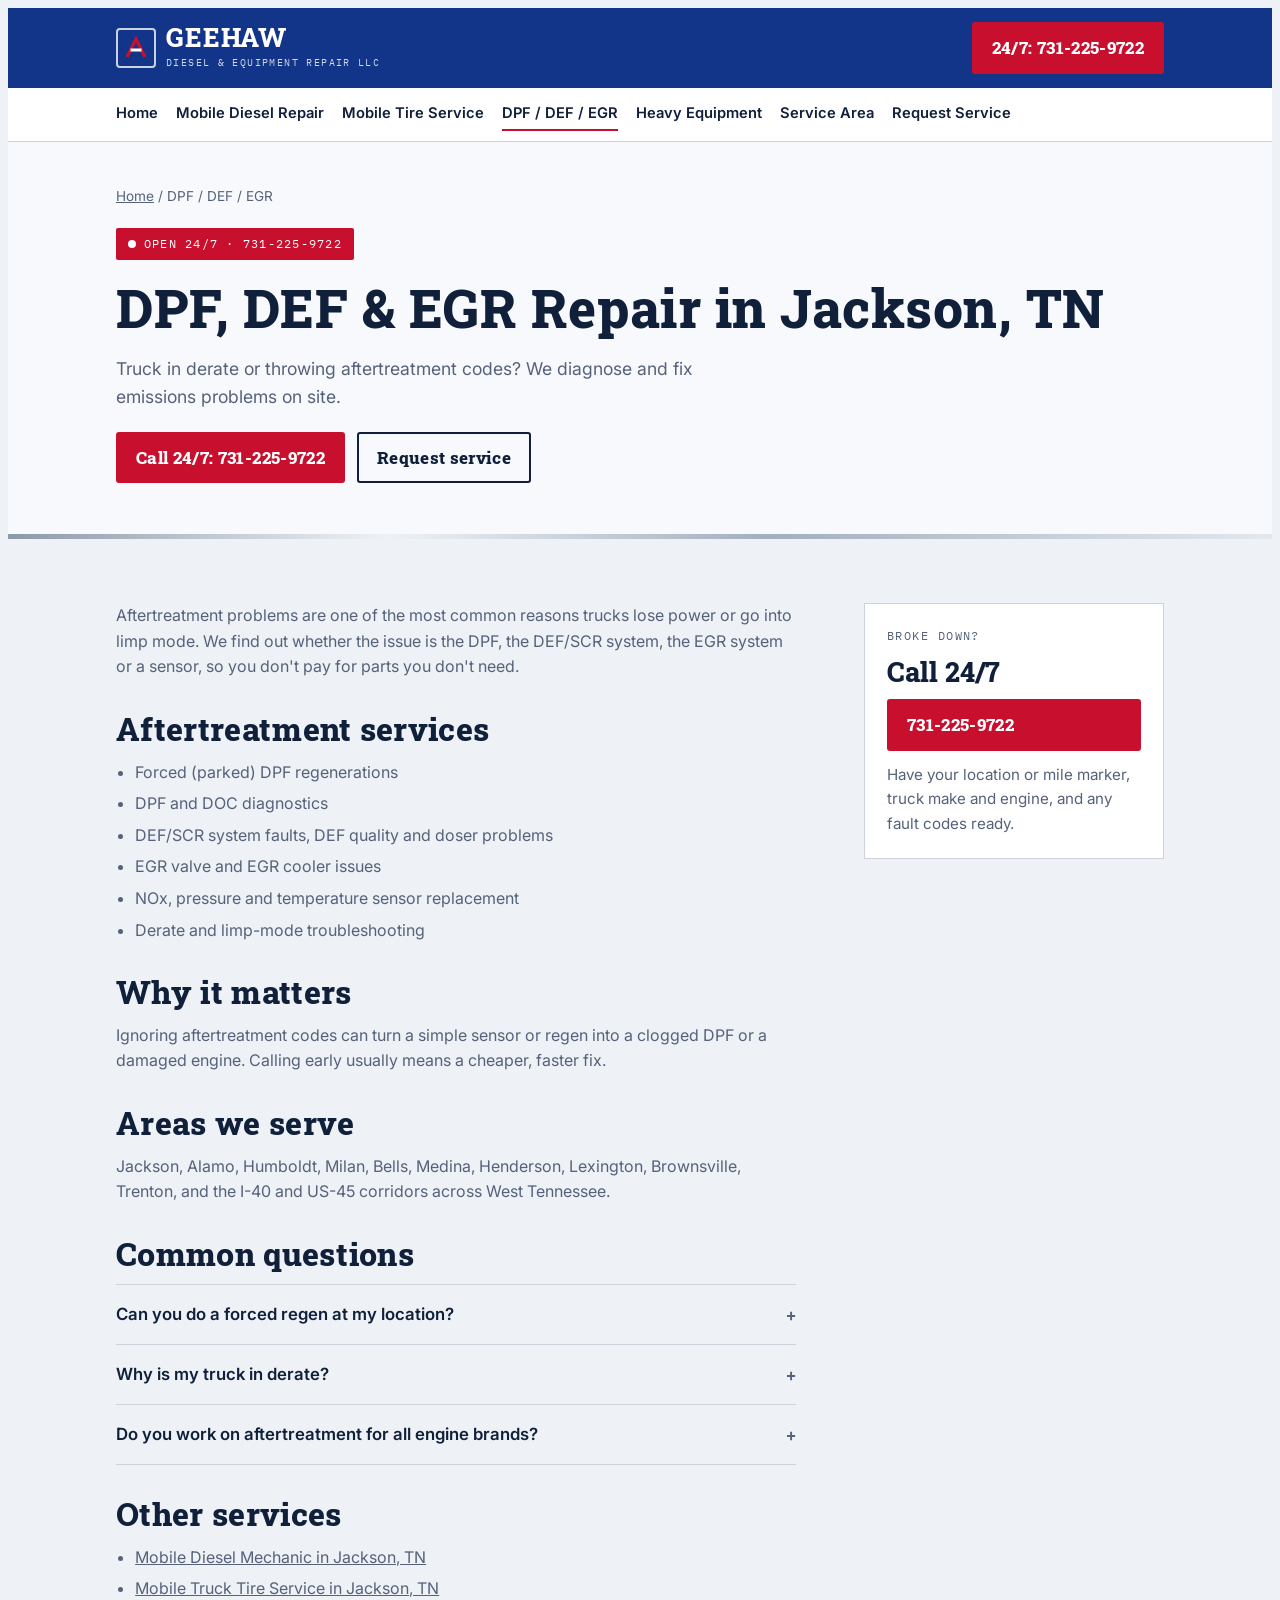
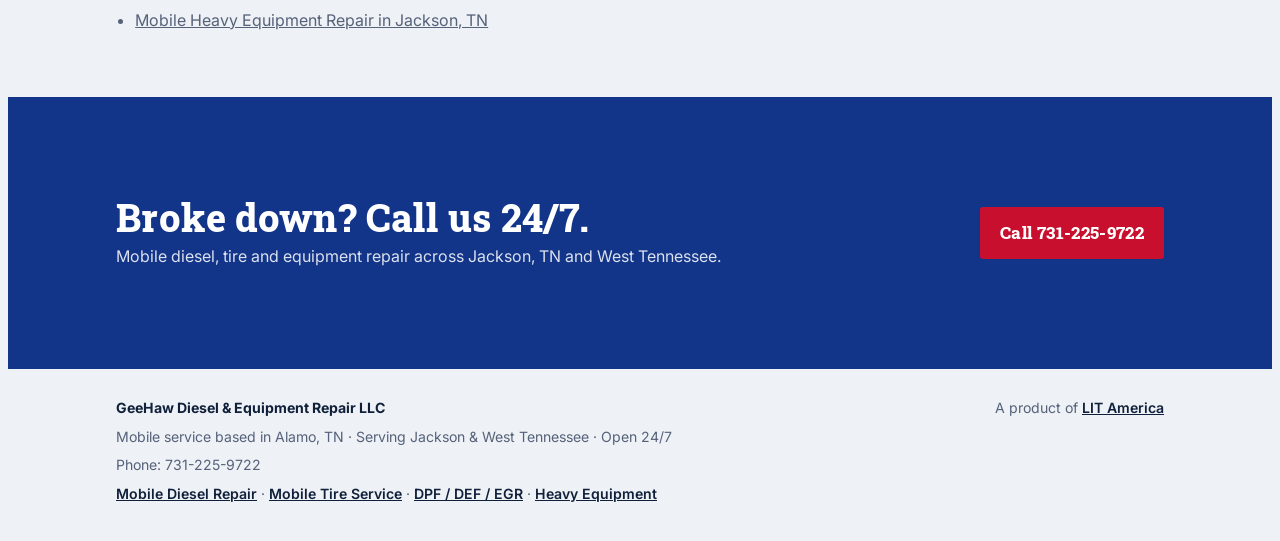
<file: dpf-def-egr-repair-jackson-tn/index.html>
<!doctype html>
<html lang="en">
<head>
<meta charset="utf-8">
<meta name="viewport" content="width=device-width, initial-scale=1, viewport-fit=cover">
<title>DPF, DEF &amp; EGR Repair in Jackson, TN | Mobile Aftertreatment Service | GeeHaw Diesel</title>
<meta name="description" content="Mobile DPF, DEF/SCR and EGR diagnostics and repair in Jackson, TN. Forced regens, derate and check engine troubleshooting for semi trucks. 24/7: 731-225-9722.">
<link rel="canonical" href="https://www.geehawdiesel.com/dpf-def-egr-repair-jackson-tn/">
<meta property="og:type" content="website">
<meta property="og:title" content="DPF, DEF &amp; EGR Repair in Jackson, TN | Mobile Aftertreatment Service | GeeHaw Diesel">
<meta property="og:description" content="Mobile DPF, DEF/SCR and EGR diagnostics and repair in Jackson, TN. Forced regens, derate and check engine troubleshooting for semi trucks. 24/7: 731-225-9722.">
<meta property="og:url" content="https://www.geehawdiesel.com/dpf-def-egr-repair-jackson-tn/">
<meta name="geo.region" content="US-TN">
<meta name="geo.placename" content="Jackson, Tennessee">
<link rel="icon" href="data:image/svg+xml,%3Csvg xmlns='http://www.w3.org/2000/svg' viewBox='0 0 40 40'%3E%3Crect width='40' height='40' rx='4' fill='%2312358a'/%3E%3Cpath d='M11 29 L20 11 L29 29' fill='none' stroke='%23c8102e' stroke-width='3.4'/%3E%3Cpath d='M14.5 22 H25.5' stroke='white' stroke-width='3'/%3E%3C/svg%3E">
<link rel="preconnect" href="https://fonts.googleapis.com">
<link rel="stylesheet" href="https://fonts.googleapis.com/css2?family=Roboto+Slab:wght@700;800;900&family=Inter:wght@400;500;600&family=IBM+Plex+Mono:wght@500&display=swap">
<link rel="stylesheet" href="../assets/site.css">

<script type="application/ld+json">{"@context": "https://schema.org", "@type": "AutoRepair", "@id": "https://www.geehawdiesel.com/#business", "name": "GeeHaw Diesel & Equipment Repair LLC", "alternateName": "GeeHaw Diesel", "url": "https://www.geehawdiesel.com/", "telephone": "+1-731-225-9722", "description": "24/7 mobile heavy-duty diesel truck repair, mobile semi truck tire service, DPF/DEF/EGR repair and mobile heavy equipment repair serving Jackson, TN and West Tennessee.", "address": {"@type": "PostalAddress", "addressLocality": "Alamo", "addressRegion": "TN", "addressCountry": "US"}, "areaServed": [{"@type": "City", "name": "Jackson, TN"}, {"@type": "City", "name": "Alamo, TN"}, {"@type": "City", "name": "Humboldt, TN"}, {"@type": "City", "name": "Milan, TN"}, {"@type": "City", "name": "Bells, TN"}, {"@type": "City", "name": "Medina, TN"}, {"@type": "City", "name": "Henderson, TN"}, {"@type": "City", "name": "Lexington, TN"}, {"@type": "City", "name": "Brownsville, TN"}, {"@type": "City", "name": "Trenton, TN"}], "openingHoursSpecification": [{"@type": "OpeningHoursSpecification", "dayOfWeek": ["Monday", "Tuesday", "Wednesday", "Thursday", "Friday", "Saturday", "Sunday"], "opens": "00:00", "closes": "23:59"}], "priceRange": "$$", "hasOfferCatalog": {"@type": "OfferCatalog", "name": "Mobile repair services", "itemListElement": [{"@type": "Offer", "itemOffered": {"@type": "Service", "name": "Mobile Diesel Mechanic in Jackson, TN"}}, {"@type": "Offer", "itemOffered": {"@type": "Service", "name": "Mobile Truck Tire Service in Jackson, TN"}}, {"@type": "Offer", "itemOffered": {"@type": "Service", "name": "DPF, DEF & EGR Repair in Jackson, TN"}}, {"@type": "Offer", "itemOffered": {"@type": "Service", "name": "Mobile Heavy Equipment Repair in Jackson, TN"}}]}}</script>
<script type="application/ld+json">{"@context": "https://schema.org", "@type": "Service", "name": "DPF, DEF & EGR Repair in Jackson, TN", "serviceType": "DPF / DEF / EGR", "provider": {"@id": "https://www.geehawdiesel.com/#business"}, "areaServed": [{"@type": "City", "name": "Jackson, TN"}, {"@type": "City", "name": "Alamo, TN"}, {"@type": "City", "name": "Humboldt, TN"}, {"@type": "City", "name": "Milan, TN"}, {"@type": "City", "name": "Bells, TN"}, {"@type": "City", "name": "Medina, TN"}, {"@type": "City", "name": "Henderson, TN"}, {"@type": "City", "name": "Lexington, TN"}, {"@type": "City", "name": "Brownsville, TN"}, {"@type": "City", "name": "Trenton, TN"}], "url": "https://www.geehawdiesel.com/dpf-def-egr-repair-jackson-tn/"}</script>
<script type="application/ld+json">{"@context": "https://schema.org", "@type": "FAQPage", "mainEntity": [{"@type": "Question", "name": "Can you do a forced regen at my location?", "acceptedAnswer": {"@type": "Answer", "text": "In most cases, yes. We connect diagnostic software and run a parked regen on site when the truck is a good candidate for one."}}, {"@type": "Question", "name": "Why is my truck in derate?", "acceptedAnswer": {"@type": "Answer", "text": "Common causes include a clogged DPF, DEF system faults, bad NOx sensors and EGR problems. A diagnostic check is the fastest way to know."}}, {"@type": "Question", "name": "Do you work on aftertreatment for all engine brands?", "acceptedAnswer": {"@type": "Answer", "text": "We work on aftertreatment systems for Cat, Cummins, Detroit and PACCAR engines."}}]}</script>
<script type="application/ld+json">{"@context": "https://schema.org", "@type": "BreadcrumbList", "itemListElement": [{"@type": "ListItem", "position": 1, "name": "Home", "item": "https://www.geehawdiesel.com/"}, {"@type": "ListItem", "position": 2, "name": "DPF / DEF / EGR", "item": "https://www.geehawdiesel.com/dpf-def-egr-repair-jackson-tn/"}]}</script>
</head>
<body>
<header class="bar">
  <div class="wrap">
    <a class="mark" href="../" aria-label="GeeHaw Diesel &amp; Equipment Repair home">
      <svg width="40" height="40" viewBox="0 0 40 40" aria-hidden="true">
        <rect x="1" y="1" width="38" height="38" rx="3" fill="none" stroke="var(--chrome)" stroke-width="2"/>
        <path d="M11 29 L20 11 L29 29" fill="none" stroke="var(--accent)" stroke-width="3.2" stroke-linejoin="miter"/>
        <path d="M14.5 22 H25.5" stroke="var(--steel-fg)" stroke-width="3"/>
      </svg>
      <span><b>GEEHAW</b><small>DIESEL &amp; EQUIPMENT REPAIR LLC</small></span>
    </a>
    <a class="btn" href="tel:+17312259722">24/7: 731-225-9722</a>
  </div>
</header>
<nav class="subnav" aria-label="Main">
  <div class="wrap">
    <a href="../">Home</a>
    <a href="../mobile-diesel-mechanic-jackson-tn/">Mobile Diesel Repair</a>
    <a href="../mobile-truck-tire-service-jackson-tn/">Mobile Tire Service</a>
    <a href="../dpf-def-egr-repair-jackson-tn/" aria-current="page">DPF / DEF / EGR</a>
    <a href="../heavy-equipment-repair-jackson-tn/">Heavy Equipment</a>
    <a href="../#area">Service Area</a>
    <a href="../#request">Request Service</a>
  </div>
</nav>
<main>
<section class="hero" style="padding:0">
  <div class="wrap">
    <nav class="crumbs" aria-label="Breadcrumb"><a href="../">Home</a> / DPF / DEF / EGR</nav>
    <span class="badge"><i></i> Open 24/7 · 731-225-9722</span>
    <h1>DPF, DEF & EGR Repair in Jackson, TN</h1>
    <p class="lead">Truck in derate or throwing aftertreatment codes? We diagnose and fix emissions problems on site.</p>
    <div class="ctas"><a class="btn" href="tel:+17312259722">Call 24/7: 731-225-9722</a><a class="btn ghost" href="../#request">Request service</a></div>
  </div>
</section>
<section>
  <div class="wrap layout">
    <article class="prose">
      <p>Aftertreatment problems are one of the most common reasons trucks lose power or go into limp mode. We find out whether the issue is the DPF, the DEF/SCR system, the EGR system or a sensor, so you don't pay for parts you don't need.</p><h2>Aftertreatment services</h2><ul><li>Forced (parked) DPF regenerations</li><li>DPF and DOC diagnostics</li><li>DEF/SCR system faults, DEF quality and doser problems</li><li>EGR valve and EGR cooler issues</li><li>NOx, pressure and temperature sensor replacement</li><li>Derate and limp-mode troubleshooting</li></ul><h2>Why it matters</h2><p>Ignoring aftertreatment codes can turn a simple sensor or regen into a clogged DPF or a damaged engine. Calling early usually means a cheaper, faster fix.</p>
      <h2>Areas we serve</h2>
      <p>Jackson, Alamo, Humboldt, Milan, Bells, Medina, Henderson, Lexington, Brownsville, Trenton, and the I-40 and US-45 corridors across West Tennessee.</p>
      <h2>Common questions</h2>
      <div class="faq"><details><summary>Can you do a forced regen at my location?</summary><p>In most cases, yes. We connect diagnostic software and run a parked regen on site when the truck is a good candidate for one.</p></details><details><summary>Why is my truck in derate?</summary><p>Common causes include a clogged DPF, DEF system faults, bad NOx sensors and EGR problems. A diagnostic check is the fastest way to know.</p></details><details><summary>Do you work on aftertreatment for all engine brands?</summary><p>We work on aftertreatment systems for Cat, Cummins, Detroit and PACCAR engines.</p></details></div>
      <h2>Other services</h2>
      <ul><li><a href="../mobile-diesel-mechanic-jackson-tn/">Mobile Diesel Mechanic in Jackson, TN</a></li><li><a href="../mobile-truck-tire-service-jackson-tn/">Mobile Truck Tire Service in Jackson, TN</a></li><li><a href="../heavy-equipment-repair-jackson-tn/">Mobile Heavy Equipment Repair in Jackson, TN</a></li></ul>
    </article>
    <aside class="side">
      <span class="tag">Broke down?</span>
      <span class="big">Call 24/7</span>
      <a class="btn" href="tel:+17312259722">731-225-9722</a>
      <p>Have your location or mile marker, truck make and engine, and any fault codes ready.</p>
    </aside>
  </div>
</section>
</main>
<section class="cta">
  <div class="wrap">
    <div><h2>Broke down? Call us 24/7.</h2><p>Mobile diesel, tire and equipment repair across Jackson, TN and West Tennessee.</p></div>
    <a class="btn" href="tel:+17312259722">Call 731-225-9722</a>
  </div>
</section>
<footer>
  <div class="wrap">
    <div style="display:grid;gap:6px">
      <strong style="color:var(--ink)">GeeHaw Diesel &amp; Equipment Repair LLC</strong>
      <span>Mobile service based in Alamo, TN · Serving Jackson &amp; West Tennessee · Open 24/7</span>
      <span>Phone: 731-225-9722</span>
      <span><a href="../mobile-diesel-mechanic-jackson-tn/">Mobile Diesel Repair</a> · <a href="../mobile-truck-tire-service-jackson-tn/">Mobile Tire Service</a> · <a href="../dpf-def-egr-repair-jackson-tn/">DPF / DEF / EGR</a> · <a href="../heavy-equipment-repair-jackson-tn/">Heavy Equipment</a></span>
    </div>
    <span>A product of <a href="https://www.litamerica.net" target="_blank" rel="noopener">LIT America</a></span>
  </div>
</footer>
<div class="callfab"><a class="btn" href="tel:+17312259722">Call 24/7: 731-225-9722</a></div>

</body>
</html>
</file>
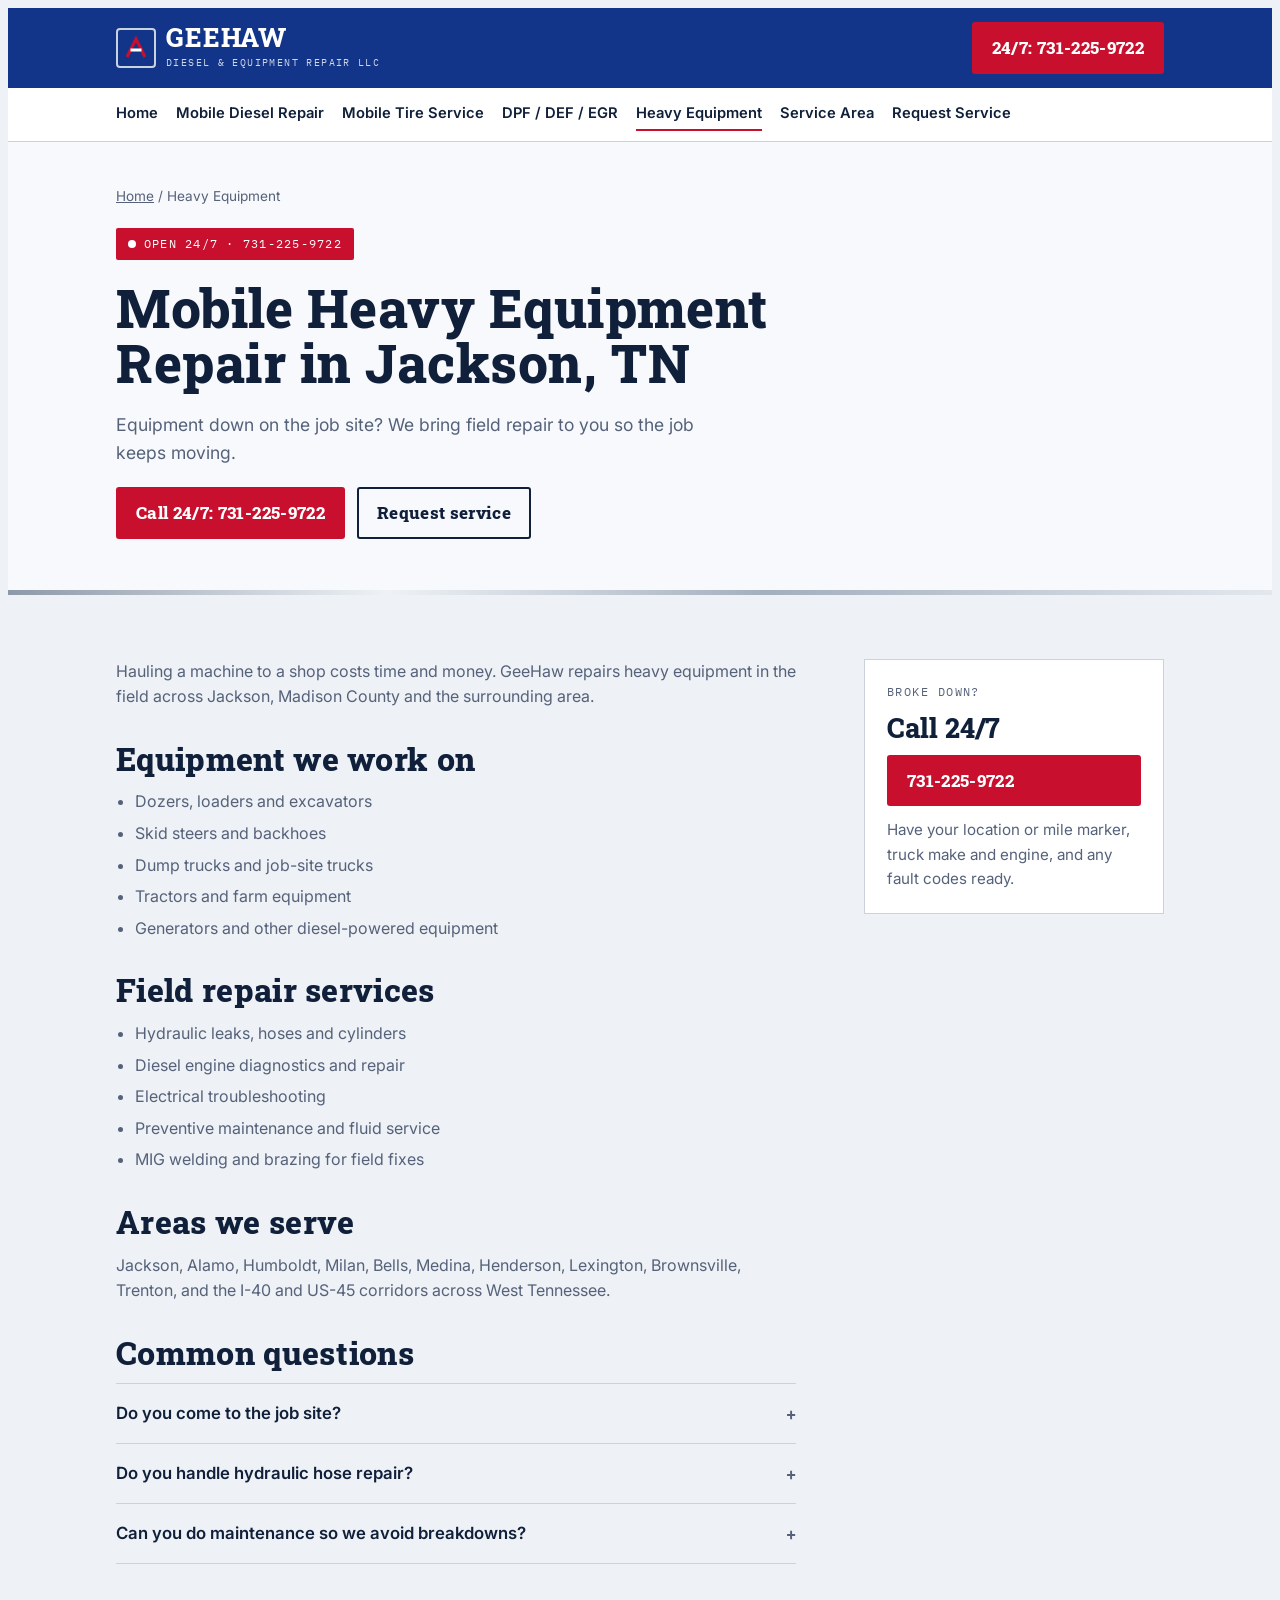
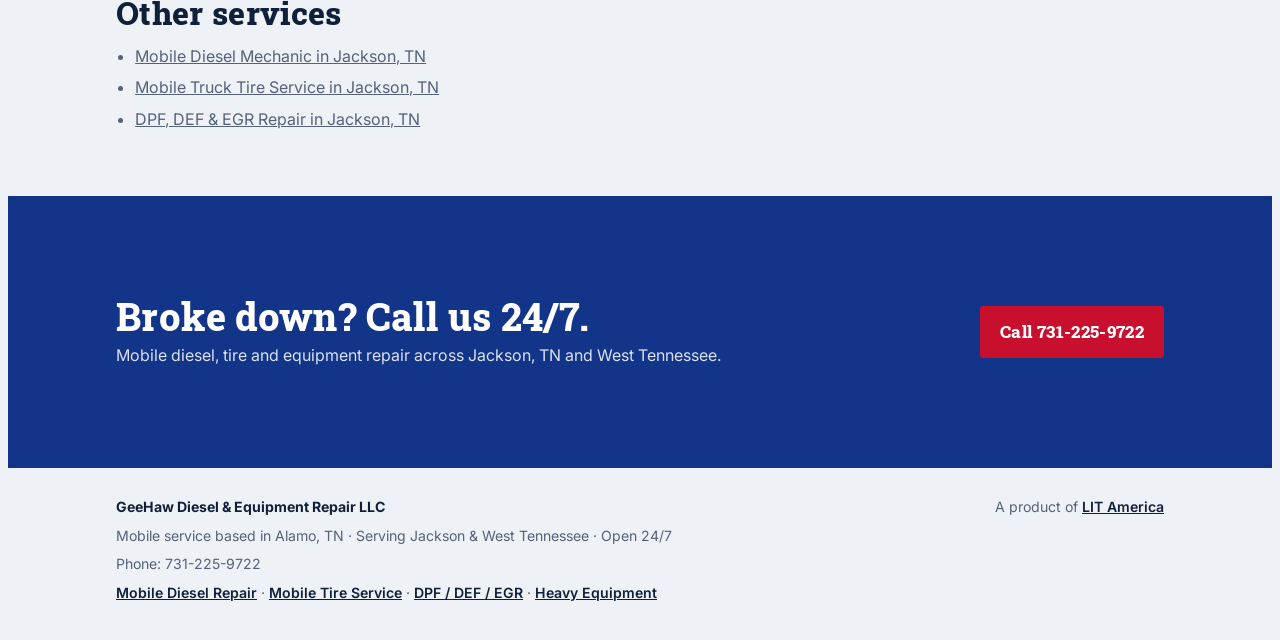
<file: heavy-equipment-repair-jackson-tn/index.html>
<!doctype html>
<html lang="en">
<head>
<meta charset="utf-8">
<meta name="viewport" content="width=device-width, initial-scale=1, viewport-fit=cover">
<title>Mobile Heavy Equipment Repair in Jackson, TN | Field Service Mechanic | GeeHaw</title>
<meta name="description" content="Mobile heavy equipment repair in Jackson, TN and West Tennessee. Hydraulics, diesel engines and field repairs on dozers, loaders, excavators and farm equipment. Call 731-225-9722.">
<link rel="canonical" href="https://www.geehawdiesel.com/heavy-equipment-repair-jackson-tn/">
<meta property="og:type" content="website">
<meta property="og:title" content="Mobile Heavy Equipment Repair in Jackson, TN | Field Service Mechanic | GeeHaw">
<meta property="og:description" content="Mobile heavy equipment repair in Jackson, TN and West Tennessee. Hydraulics, diesel engines and field repairs on dozers, loaders, excavators and farm equipment. Call 731-225-9722.">
<meta property="og:url" content="https://www.geehawdiesel.com/heavy-equipment-repair-jackson-tn/">
<meta name="geo.region" content="US-TN">
<meta name="geo.placename" content="Jackson, Tennessee">
<link rel="icon" href="data:image/svg+xml,%3Csvg xmlns='http://www.w3.org/2000/svg' viewBox='0 0 40 40'%3E%3Crect width='40' height='40' rx='4' fill='%2312358a'/%3E%3Cpath d='M11 29 L20 11 L29 29' fill='none' stroke='%23c8102e' stroke-width='3.4'/%3E%3Cpath d='M14.5 22 H25.5' stroke='white' stroke-width='3'/%3E%3C/svg%3E">
<link rel="preconnect" href="https://fonts.googleapis.com">
<link rel="stylesheet" href="https://fonts.googleapis.com/css2?family=Roboto+Slab:wght@700;800;900&family=Inter:wght@400;500;600&family=IBM+Plex+Mono:wght@500&display=swap">
<link rel="stylesheet" href="../assets/site.css">

<script type="application/ld+json">{"@context": "https://schema.org", "@type": "AutoRepair", "@id": "https://www.geehawdiesel.com/#business", "name": "GeeHaw Diesel & Equipment Repair LLC", "alternateName": "GeeHaw Diesel", "url": "https://www.geehawdiesel.com/", "telephone": "+1-731-225-9722", "description": "24/7 mobile heavy-duty diesel truck repair, mobile semi truck tire service, DPF/DEF/EGR repair and mobile heavy equipment repair serving Jackson, TN and West Tennessee.", "address": {"@type": "PostalAddress", "addressLocality": "Alamo", "addressRegion": "TN", "addressCountry": "US"}, "areaServed": [{"@type": "City", "name": "Jackson, TN"}, {"@type": "City", "name": "Alamo, TN"}, {"@type": "City", "name": "Humboldt, TN"}, {"@type": "City", "name": "Milan, TN"}, {"@type": "City", "name": "Bells, TN"}, {"@type": "City", "name": "Medina, TN"}, {"@type": "City", "name": "Henderson, TN"}, {"@type": "City", "name": "Lexington, TN"}, {"@type": "City", "name": "Brownsville, TN"}, {"@type": "City", "name": "Trenton, TN"}], "openingHoursSpecification": [{"@type": "OpeningHoursSpecification", "dayOfWeek": ["Monday", "Tuesday", "Wednesday", "Thursday", "Friday", "Saturday", "Sunday"], "opens": "00:00", "closes": "23:59"}], "priceRange": "$$", "hasOfferCatalog": {"@type": "OfferCatalog", "name": "Mobile repair services", "itemListElement": [{"@type": "Offer", "itemOffered": {"@type": "Service", "name": "Mobile Diesel Mechanic in Jackson, TN"}}, {"@type": "Offer", "itemOffered": {"@type": "Service", "name": "Mobile Truck Tire Service in Jackson, TN"}}, {"@type": "Offer", "itemOffered": {"@type": "Service", "name": "DPF, DEF & EGR Repair in Jackson, TN"}}, {"@type": "Offer", "itemOffered": {"@type": "Service", "name": "Mobile Heavy Equipment Repair in Jackson, TN"}}]}}</script>
<script type="application/ld+json">{"@context": "https://schema.org", "@type": "Service", "name": "Mobile Heavy Equipment Repair in Jackson, TN", "serviceType": "Heavy Equipment", "provider": {"@id": "https://www.geehawdiesel.com/#business"}, "areaServed": [{"@type": "City", "name": "Jackson, TN"}, {"@type": "City", "name": "Alamo, TN"}, {"@type": "City", "name": "Humboldt, TN"}, {"@type": "City", "name": "Milan, TN"}, {"@type": "City", "name": "Bells, TN"}, {"@type": "City", "name": "Medina, TN"}, {"@type": "City", "name": "Henderson, TN"}, {"@type": "City", "name": "Lexington, TN"}, {"@type": "City", "name": "Brownsville, TN"}, {"@type": "City", "name": "Trenton, TN"}], "url": "https://www.geehawdiesel.com/heavy-equipment-repair-jackson-tn/"}</script>
<script type="application/ld+json">{"@context": "https://schema.org", "@type": "FAQPage", "mainEntity": [{"@type": "Question", "name": "Do you come to the job site?", "acceptedAnswer": {"@type": "Answer", "text": "Yes. Field repair at your site or farm is what we do."}}, {"@type": "Question", "name": "Do you handle hydraulic hose repair?", "acceptedAnswer": {"@type": "Answer", "text": "Yes. Hydraulic leaks and hose problems are some of the most common equipment calls we get."}}, {"@type": "Question", "name": "Can you do maintenance so we avoid breakdowns?", "acceptedAnswer": {"@type": "Answer", "text": "Yes. We do scheduled preventive maintenance on site for trucks and equipment."}}]}</script>
<script type="application/ld+json">{"@context": "https://schema.org", "@type": "BreadcrumbList", "itemListElement": [{"@type": "ListItem", "position": 1, "name": "Home", "item": "https://www.geehawdiesel.com/"}, {"@type": "ListItem", "position": 2, "name": "Heavy Equipment", "item": "https://www.geehawdiesel.com/heavy-equipment-repair-jackson-tn/"}]}</script>
</head>
<body>
<header class="bar">
  <div class="wrap">
    <a class="mark" href="../" aria-label="GeeHaw Diesel &amp; Equipment Repair home">
      <svg width="40" height="40" viewBox="0 0 40 40" aria-hidden="true">
        <rect x="1" y="1" width="38" height="38" rx="3" fill="none" stroke="var(--chrome)" stroke-width="2"/>
        <path d="M11 29 L20 11 L29 29" fill="none" stroke="var(--accent)" stroke-width="3.2" stroke-linejoin="miter"/>
        <path d="M14.5 22 H25.5" stroke="var(--steel-fg)" stroke-width="3"/>
      </svg>
      <span><b>GEEHAW</b><small>DIESEL &amp; EQUIPMENT REPAIR LLC</small></span>
    </a>
    <a class="btn" href="tel:+17312259722">24/7: 731-225-9722</a>
  </div>
</header>
<nav class="subnav" aria-label="Main">
  <div class="wrap">
    <a href="../">Home</a>
    <a href="../mobile-diesel-mechanic-jackson-tn/">Mobile Diesel Repair</a>
    <a href="../mobile-truck-tire-service-jackson-tn/">Mobile Tire Service</a>
    <a href="../dpf-def-egr-repair-jackson-tn/">DPF / DEF / EGR</a>
    <a href="../heavy-equipment-repair-jackson-tn/" aria-current="page">Heavy Equipment</a>
    <a href="../#area">Service Area</a>
    <a href="../#request">Request Service</a>
  </div>
</nav>
<main>
<section class="hero" style="padding:0">
  <div class="wrap">
    <nav class="crumbs" aria-label="Breadcrumb"><a href="../">Home</a> / Heavy Equipment</nav>
    <span class="badge"><i></i> Open 24/7 · 731-225-9722</span>
    <h1>Mobile Heavy Equipment Repair in Jackson, TN</h1>
    <p class="lead">Equipment down on the job site? We bring field repair to you so the job keeps moving.</p>
    <div class="ctas"><a class="btn" href="tel:+17312259722">Call 24/7: 731-225-9722</a><a class="btn ghost" href="../#request">Request service</a></div>
  </div>
</section>
<section>
  <div class="wrap layout">
    <article class="prose">
      <p>Hauling a machine to a shop costs time and money. GeeHaw repairs heavy equipment in the field across Jackson, Madison County and the surrounding area.</p><h2>Equipment we work on</h2><ul><li>Dozers, loaders and excavators</li><li>Skid steers and backhoes</li><li>Dump trucks and job-site trucks</li><li>Tractors and farm equipment</li><li>Generators and other diesel-powered equipment</li></ul><h2>Field repair services</h2><ul><li>Hydraulic leaks, hoses and cylinders</li><li>Diesel engine diagnostics and repair</li><li>Electrical troubleshooting</li><li>Preventive maintenance and fluid service</li><li>MIG welding and brazing for field fixes</li></ul>
      <h2>Areas we serve</h2>
      <p>Jackson, Alamo, Humboldt, Milan, Bells, Medina, Henderson, Lexington, Brownsville, Trenton, and the I-40 and US-45 corridors across West Tennessee.</p>
      <h2>Common questions</h2>
      <div class="faq"><details><summary>Do you come to the job site?</summary><p>Yes. Field repair at your site or farm is what we do.</p></details><details><summary>Do you handle hydraulic hose repair?</summary><p>Yes. Hydraulic leaks and hose problems are some of the most common equipment calls we get.</p></details><details><summary>Can you do maintenance so we avoid breakdowns?</summary><p>Yes. We do scheduled preventive maintenance on site for trucks and equipment.</p></details></div>
      <h2>Other services</h2>
      <ul><li><a href="../mobile-diesel-mechanic-jackson-tn/">Mobile Diesel Mechanic in Jackson, TN</a></li><li><a href="../mobile-truck-tire-service-jackson-tn/">Mobile Truck Tire Service in Jackson, TN</a></li><li><a href="../dpf-def-egr-repair-jackson-tn/">DPF, DEF & EGR Repair in Jackson, TN</a></li></ul>
    </article>
    <aside class="side">
      <span class="tag">Broke down?</span>
      <span class="big">Call 24/7</span>
      <a class="btn" href="tel:+17312259722">731-225-9722</a>
      <p>Have your location or mile marker, truck make and engine, and any fault codes ready.</p>
    </aside>
  </div>
</section>
</main>
<section class="cta">
  <div class="wrap">
    <div><h2>Broke down? Call us 24/7.</h2><p>Mobile diesel, tire and equipment repair across Jackson, TN and West Tennessee.</p></div>
    <a class="btn" href="tel:+17312259722">Call 731-225-9722</a>
  </div>
</section>
<footer>
  <div class="wrap">
    <div style="display:grid;gap:6px">
      <strong style="color:var(--ink)">GeeHaw Diesel &amp; Equipment Repair LLC</strong>
      <span>Mobile service based in Alamo, TN · Serving Jackson &amp; West Tennessee · Open 24/7</span>
      <span>Phone: 731-225-9722</span>
      <span><a href="../mobile-diesel-mechanic-jackson-tn/">Mobile Diesel Repair</a> · <a href="../mobile-truck-tire-service-jackson-tn/">Mobile Tire Service</a> · <a href="../dpf-def-egr-repair-jackson-tn/">DPF / DEF / EGR</a> · <a href="../heavy-equipment-repair-jackson-tn/">Heavy Equipment</a></span>
    </div>
    <span>A product of <a href="https://www.litamerica.net" target="_blank" rel="noopener">LIT America</a></span>
  </div>
</footer>
<div class="callfab"><a class="btn" href="tel:+17312259722">Call 24/7: 731-225-9722</a></div>

</body>
</html>
</file>
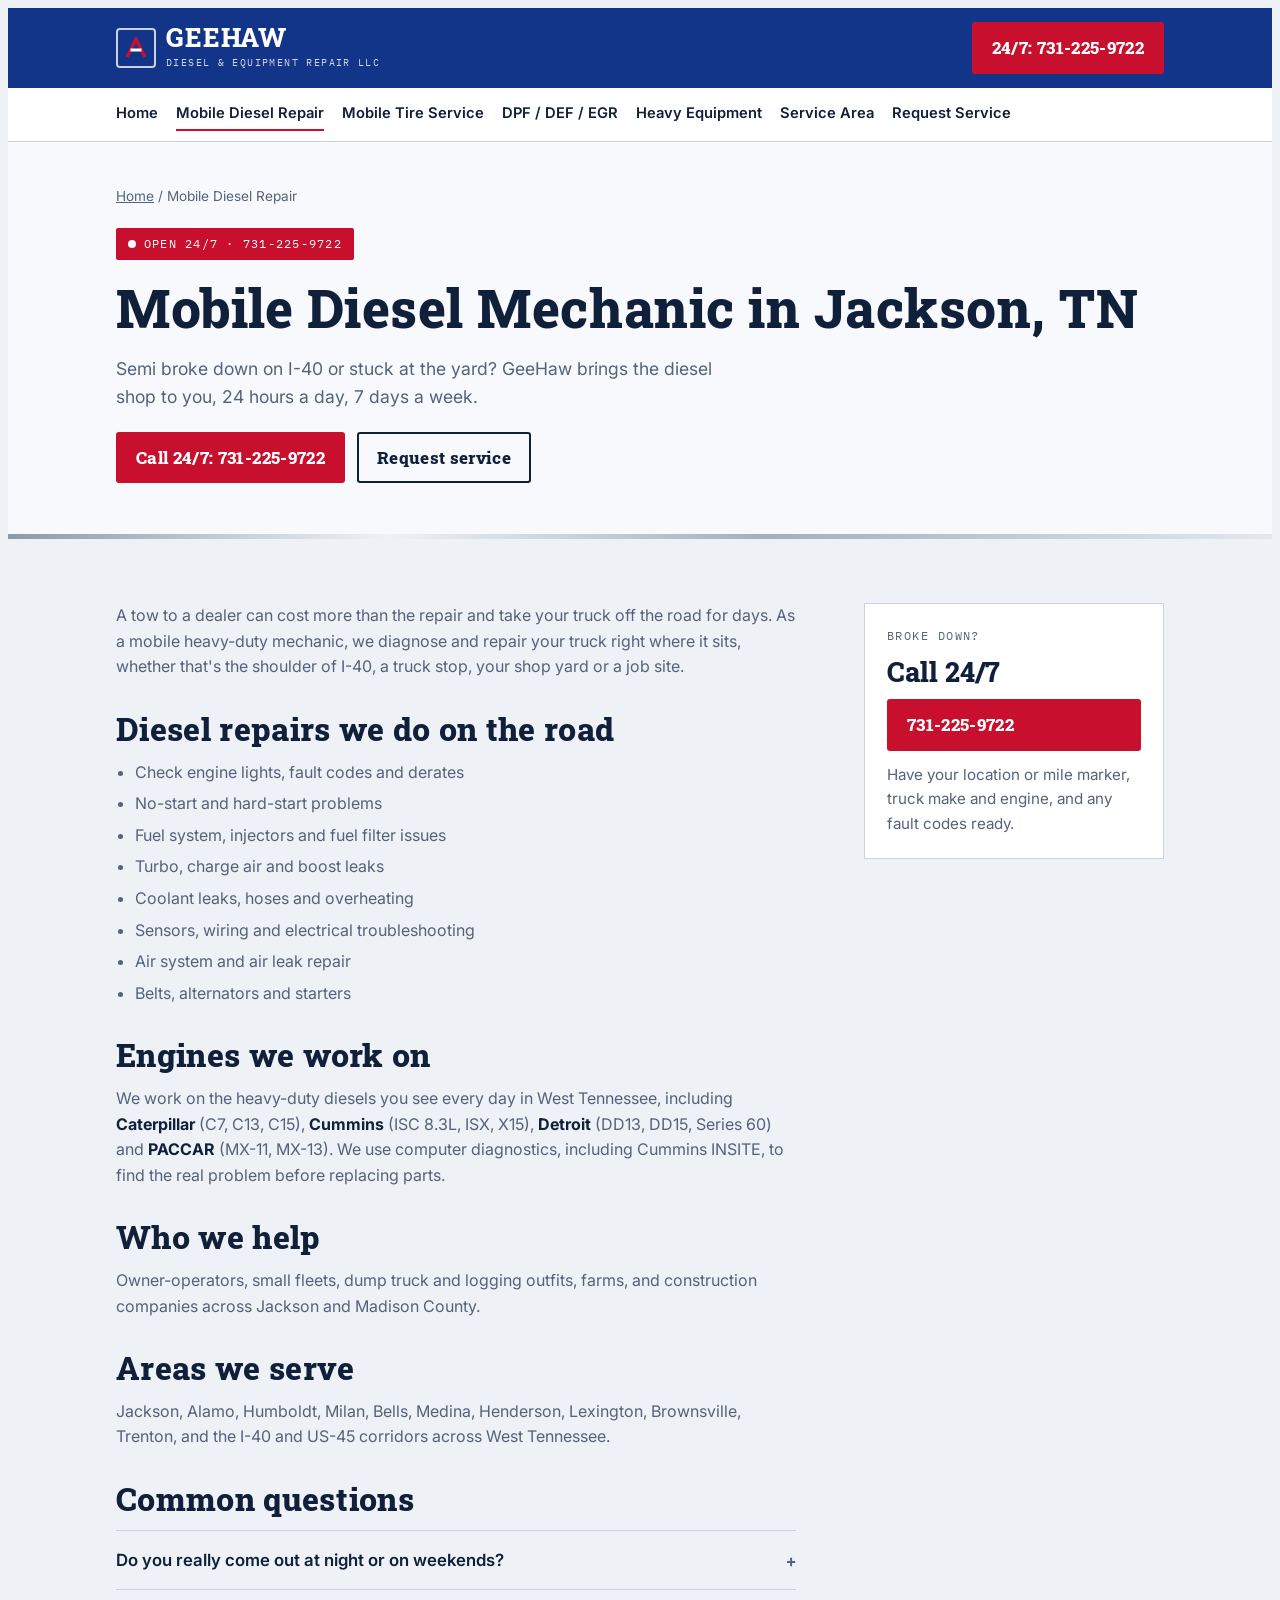
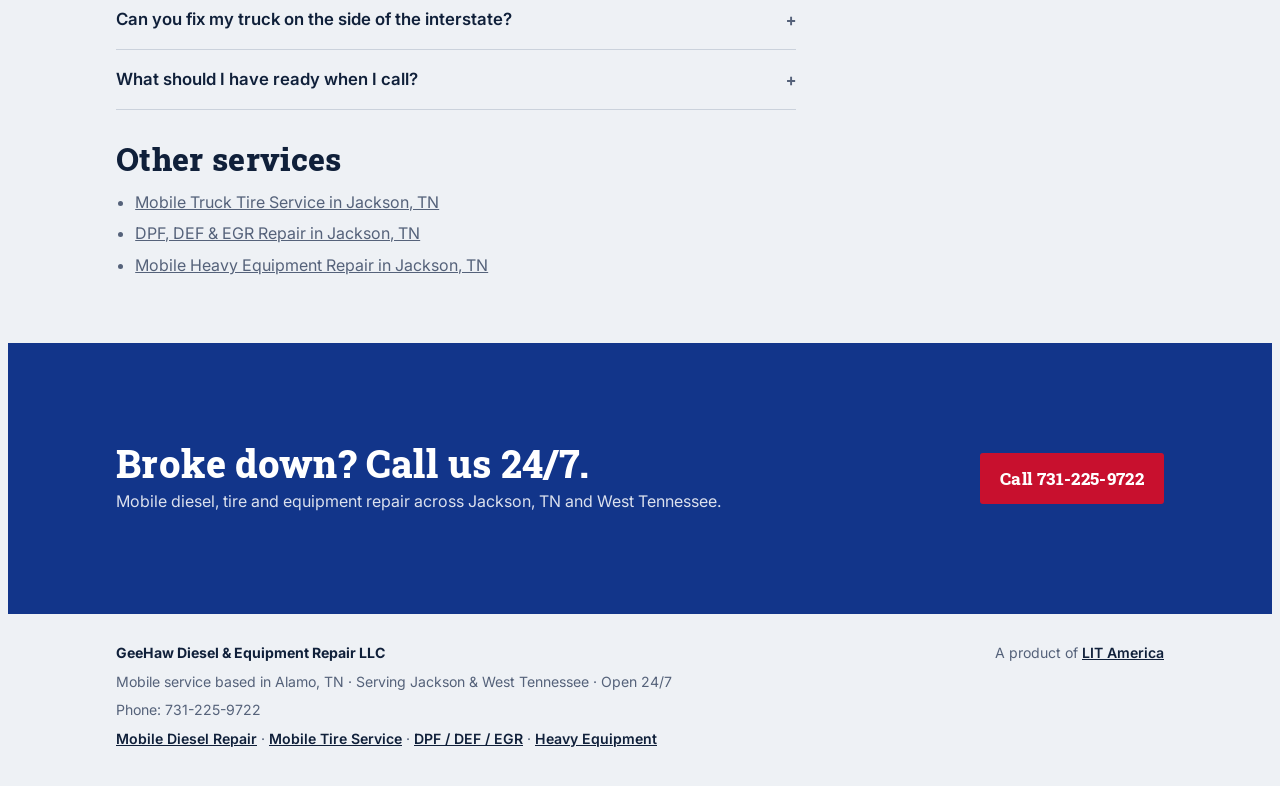
<file: mobile-diesel-mechanic-jackson-tn/index.html>
<!doctype html>
<html lang="en">
<head>
<meta charset="utf-8">
<meta name="viewport" content="width=device-width, initial-scale=1, viewport-fit=cover">
<title>Mobile Diesel Mechanic in Jackson, TN | 24/7 Semi Truck Repair | GeeHaw Diesel</title>
<meta name="description" content="24/7 mobile diesel mechanic serving Jackson, TN and West Tennessee. Roadside semi truck repair, diagnostics and engine work on Cat, Cummins, Detroit and PACCAR. Call 731-225-9722.">
<link rel="canonical" href="https://www.geehawdiesel.com/mobile-diesel-mechanic-jackson-tn/">
<meta property="og:type" content="website">
<meta property="og:title" content="Mobile Diesel Mechanic in Jackson, TN | 24/7 Semi Truck Repair | GeeHaw Diesel">
<meta property="og:description" content="24/7 mobile diesel mechanic serving Jackson, TN and West Tennessee. Roadside semi truck repair, diagnostics and engine work on Cat, Cummins, Detroit and PACCAR. Call 731-225-9722.">
<meta property="og:url" content="https://www.geehawdiesel.com/mobile-diesel-mechanic-jackson-tn/">
<meta name="geo.region" content="US-TN">
<meta name="geo.placename" content="Jackson, Tennessee">
<link rel="icon" href="data:image/svg+xml,%3Csvg xmlns='http://www.w3.org/2000/svg' viewBox='0 0 40 40'%3E%3Crect width='40' height='40' rx='4' fill='%2312358a'/%3E%3Cpath d='M11 29 L20 11 L29 29' fill='none' stroke='%23c8102e' stroke-width='3.4'/%3E%3Cpath d='M14.5 22 H25.5' stroke='white' stroke-width='3'/%3E%3C/svg%3E">
<link rel="preconnect" href="https://fonts.googleapis.com">
<link rel="stylesheet" href="https://fonts.googleapis.com/css2?family=Roboto+Slab:wght@700;800;900&family=Inter:wght@400;500;600&family=IBM+Plex+Mono:wght@500&display=swap">
<link rel="stylesheet" href="../assets/site.css">

<script type="application/ld+json">{"@context": "https://schema.org", "@type": "AutoRepair", "@id": "https://www.geehawdiesel.com/#business", "name": "GeeHaw Diesel & Equipment Repair LLC", "alternateName": "GeeHaw Diesel", "url": "https://www.geehawdiesel.com/", "telephone": "+1-731-225-9722", "description": "24/7 mobile heavy-duty diesel truck repair, mobile semi truck tire service, DPF/DEF/EGR repair and mobile heavy equipment repair serving Jackson, TN and West Tennessee.", "address": {"@type": "PostalAddress", "addressLocality": "Alamo", "addressRegion": "TN", "addressCountry": "US"}, "areaServed": [{"@type": "City", "name": "Jackson, TN"}, {"@type": "City", "name": "Alamo, TN"}, {"@type": "City", "name": "Humboldt, TN"}, {"@type": "City", "name": "Milan, TN"}, {"@type": "City", "name": "Bells, TN"}, {"@type": "City", "name": "Medina, TN"}, {"@type": "City", "name": "Henderson, TN"}, {"@type": "City", "name": "Lexington, TN"}, {"@type": "City", "name": "Brownsville, TN"}, {"@type": "City", "name": "Trenton, TN"}], "openingHoursSpecification": [{"@type": "OpeningHoursSpecification", "dayOfWeek": ["Monday", "Tuesday", "Wednesday", "Thursday", "Friday", "Saturday", "Sunday"], "opens": "00:00", "closes": "23:59"}], "priceRange": "$$", "hasOfferCatalog": {"@type": "OfferCatalog", "name": "Mobile repair services", "itemListElement": [{"@type": "Offer", "itemOffered": {"@type": "Service", "name": "Mobile Diesel Mechanic in Jackson, TN"}}, {"@type": "Offer", "itemOffered": {"@type": "Service", "name": "Mobile Truck Tire Service in Jackson, TN"}}, {"@type": "Offer", "itemOffered": {"@type": "Service", "name": "DPF, DEF & EGR Repair in Jackson, TN"}}, {"@type": "Offer", "itemOffered": {"@type": "Service", "name": "Mobile Heavy Equipment Repair in Jackson, TN"}}]}}</script>
<script type="application/ld+json">{"@context": "https://schema.org", "@type": "Service", "name": "Mobile Diesel Mechanic in Jackson, TN", "serviceType": "Mobile Diesel Repair", "provider": {"@id": "https://www.geehawdiesel.com/#business"}, "areaServed": [{"@type": "City", "name": "Jackson, TN"}, {"@type": "City", "name": "Alamo, TN"}, {"@type": "City", "name": "Humboldt, TN"}, {"@type": "City", "name": "Milan, TN"}, {"@type": "City", "name": "Bells, TN"}, {"@type": "City", "name": "Medina, TN"}, {"@type": "City", "name": "Henderson, TN"}, {"@type": "City", "name": "Lexington, TN"}, {"@type": "City", "name": "Brownsville, TN"}, {"@type": "City", "name": "Trenton, TN"}], "url": "https://www.geehawdiesel.com/mobile-diesel-mechanic-jackson-tn/"}</script>
<script type="application/ld+json">{"@context": "https://schema.org", "@type": "FAQPage", "mainEntity": [{"@type": "Question", "name": "Do you really come out at night or on weekends?", "acceptedAnswer": {"@type": "Answer", "text": "Yes. GeeHaw is a 24/7 mobile service. Call 731-225-9722 any time and tell us where the truck is and what it's doing."}}, {"@type": "Question", "name": "Can you fix my truck on the side of the interstate?", "acceptedAnswer": {"@type": "Answer", "text": "Many repairs can be done roadside on I-40, US-45 and nearby highways. If a job needs a shop, we'll tell you up front so you can plan."}}, {"@type": "Question", "name": "What should I have ready when I call?", "acceptedAnswer": {"@type": "Answer", "text": "Your location or mile marker, the truck's year, make and engine, any fault codes or warning lights, and what happened before it went down."}}]}</script>
<script type="application/ld+json">{"@context": "https://schema.org", "@type": "BreadcrumbList", "itemListElement": [{"@type": "ListItem", "position": 1, "name": "Home", "item": "https://www.geehawdiesel.com/"}, {"@type": "ListItem", "position": 2, "name": "Mobile Diesel Repair", "item": "https://www.geehawdiesel.com/mobile-diesel-mechanic-jackson-tn/"}]}</script>
</head>
<body>
<header class="bar">
  <div class="wrap">
    <a class="mark" href="../" aria-label="GeeHaw Diesel &amp; Equipment Repair home">
      <svg width="40" height="40" viewBox="0 0 40 40" aria-hidden="true">
        <rect x="1" y="1" width="38" height="38" rx="3" fill="none" stroke="var(--chrome)" stroke-width="2"/>
        <path d="M11 29 L20 11 L29 29" fill="none" stroke="var(--accent)" stroke-width="3.2" stroke-linejoin="miter"/>
        <path d="M14.5 22 H25.5" stroke="var(--steel-fg)" stroke-width="3"/>
      </svg>
      <span><b>GEEHAW</b><small>DIESEL &amp; EQUIPMENT REPAIR LLC</small></span>
    </a>
    <a class="btn" href="tel:+17312259722">24/7: 731-225-9722</a>
  </div>
</header>
<nav class="subnav" aria-label="Main">
  <div class="wrap">
    <a href="../">Home</a>
    <a href="../mobile-diesel-mechanic-jackson-tn/" aria-current="page">Mobile Diesel Repair</a>
    <a href="../mobile-truck-tire-service-jackson-tn/">Mobile Tire Service</a>
    <a href="../dpf-def-egr-repair-jackson-tn/">DPF / DEF / EGR</a>
    <a href="../heavy-equipment-repair-jackson-tn/">Heavy Equipment</a>
    <a href="../#area">Service Area</a>
    <a href="../#request">Request Service</a>
  </div>
</nav>
<main>
<section class="hero" style="padding:0">
  <div class="wrap">
    <nav class="crumbs" aria-label="Breadcrumb"><a href="../">Home</a> / Mobile Diesel Repair</nav>
    <span class="badge"><i></i> Open 24/7 · 731-225-9722</span>
    <h1>Mobile Diesel Mechanic in Jackson, TN</h1>
    <p class="lead">Semi broke down on I-40 or stuck at the yard? GeeHaw brings the diesel shop to you, 24 hours a day, 7 days a week.</p>
    <div class="ctas"><a class="btn" href="tel:+17312259722">Call 24/7: 731-225-9722</a><a class="btn ghost" href="../#request">Request service</a></div>
  </div>
</section>
<section>
  <div class="wrap layout">
    <article class="prose">
      <p>A tow to a dealer can cost more than the repair and take your truck off the road for days. As a mobile heavy-duty mechanic, we diagnose and repair your truck right where it sits, whether that's the shoulder of I-40, a truck stop, your shop yard or a job site.</p><h2>Diesel repairs we do on the road</h2><ul><li>Check engine lights, fault codes and derates</li><li>No-start and hard-start problems</li><li>Fuel system, injectors and fuel filter issues</li><li>Turbo, charge air and boost leaks</li><li>Coolant leaks, hoses and overheating</li><li>Sensors, wiring and electrical troubleshooting</li><li>Air system and air leak repair</li><li>Belts, alternators and starters</li></ul><h2>Engines we work on</h2><p>We work on the heavy-duty diesels you see every day in West Tennessee, including <strong>Caterpillar</strong> (C7, C13, C15), <strong>Cummins</strong> (ISC 8.3L, ISX, X15), <strong>Detroit</strong> (DD13, DD15, Series 60) and <strong>PACCAR</strong> (MX-11, MX-13). We use computer diagnostics, including Cummins INSITE, to find the real problem before replacing parts.</p><h2>Who we help</h2><p>Owner-operators, small fleets, dump truck and logging outfits, farms, and construction companies across Jackson and Madison County.</p>
      <h2>Areas we serve</h2>
      <p>Jackson, Alamo, Humboldt, Milan, Bells, Medina, Henderson, Lexington, Brownsville, Trenton, and the I-40 and US-45 corridors across West Tennessee.</p>
      <h2>Common questions</h2>
      <div class="faq"><details><summary>Do you really come out at night or on weekends?</summary><p>Yes. GeeHaw is a 24/7 mobile service. Call 731-225-9722 any time and tell us where the truck is and what it&#x27;s doing.</p></details><details><summary>Can you fix my truck on the side of the interstate?</summary><p>Many repairs can be done roadside on I-40, US-45 and nearby highways. If a job needs a shop, we&#x27;ll tell you up front so you can plan.</p></details><details><summary>What should I have ready when I call?</summary><p>Your location or mile marker, the truck&#x27;s year, make and engine, any fault codes or warning lights, and what happened before it went down.</p></details></div>
      <h2>Other services</h2>
      <ul><li><a href="../mobile-truck-tire-service-jackson-tn/">Mobile Truck Tire Service in Jackson, TN</a></li><li><a href="../dpf-def-egr-repair-jackson-tn/">DPF, DEF & EGR Repair in Jackson, TN</a></li><li><a href="../heavy-equipment-repair-jackson-tn/">Mobile Heavy Equipment Repair in Jackson, TN</a></li></ul>
    </article>
    <aside class="side">
      <span class="tag">Broke down?</span>
      <span class="big">Call 24/7</span>
      <a class="btn" href="tel:+17312259722">731-225-9722</a>
      <p>Have your location or mile marker, truck make and engine, and any fault codes ready.</p>
    </aside>
  </div>
</section>
</main>
<section class="cta">
  <div class="wrap">
    <div><h2>Broke down? Call us 24/7.</h2><p>Mobile diesel, tire and equipment repair across Jackson, TN and West Tennessee.</p></div>
    <a class="btn" href="tel:+17312259722">Call 731-225-9722</a>
  </div>
</section>
<footer>
  <div class="wrap">
    <div style="display:grid;gap:6px">
      <strong style="color:var(--ink)">GeeHaw Diesel &amp; Equipment Repair LLC</strong>
      <span>Mobile service based in Alamo, TN · Serving Jackson &amp; West Tennessee · Open 24/7</span>
      <span>Phone: 731-225-9722</span>
      <span><a href="../mobile-diesel-mechanic-jackson-tn/">Mobile Diesel Repair</a> · <a href="../mobile-truck-tire-service-jackson-tn/">Mobile Tire Service</a> · <a href="../dpf-def-egr-repair-jackson-tn/">DPF / DEF / EGR</a> · <a href="../heavy-equipment-repair-jackson-tn/">Heavy Equipment</a></span>
    </div>
    <span>A product of <a href="https://www.litamerica.net" target="_blank" rel="noopener">LIT America</a></span>
  </div>
</footer>
<div class="callfab"><a class="btn" href="tel:+17312259722">Call 24/7: 731-225-9722</a></div>

</body>
</html>
</file>
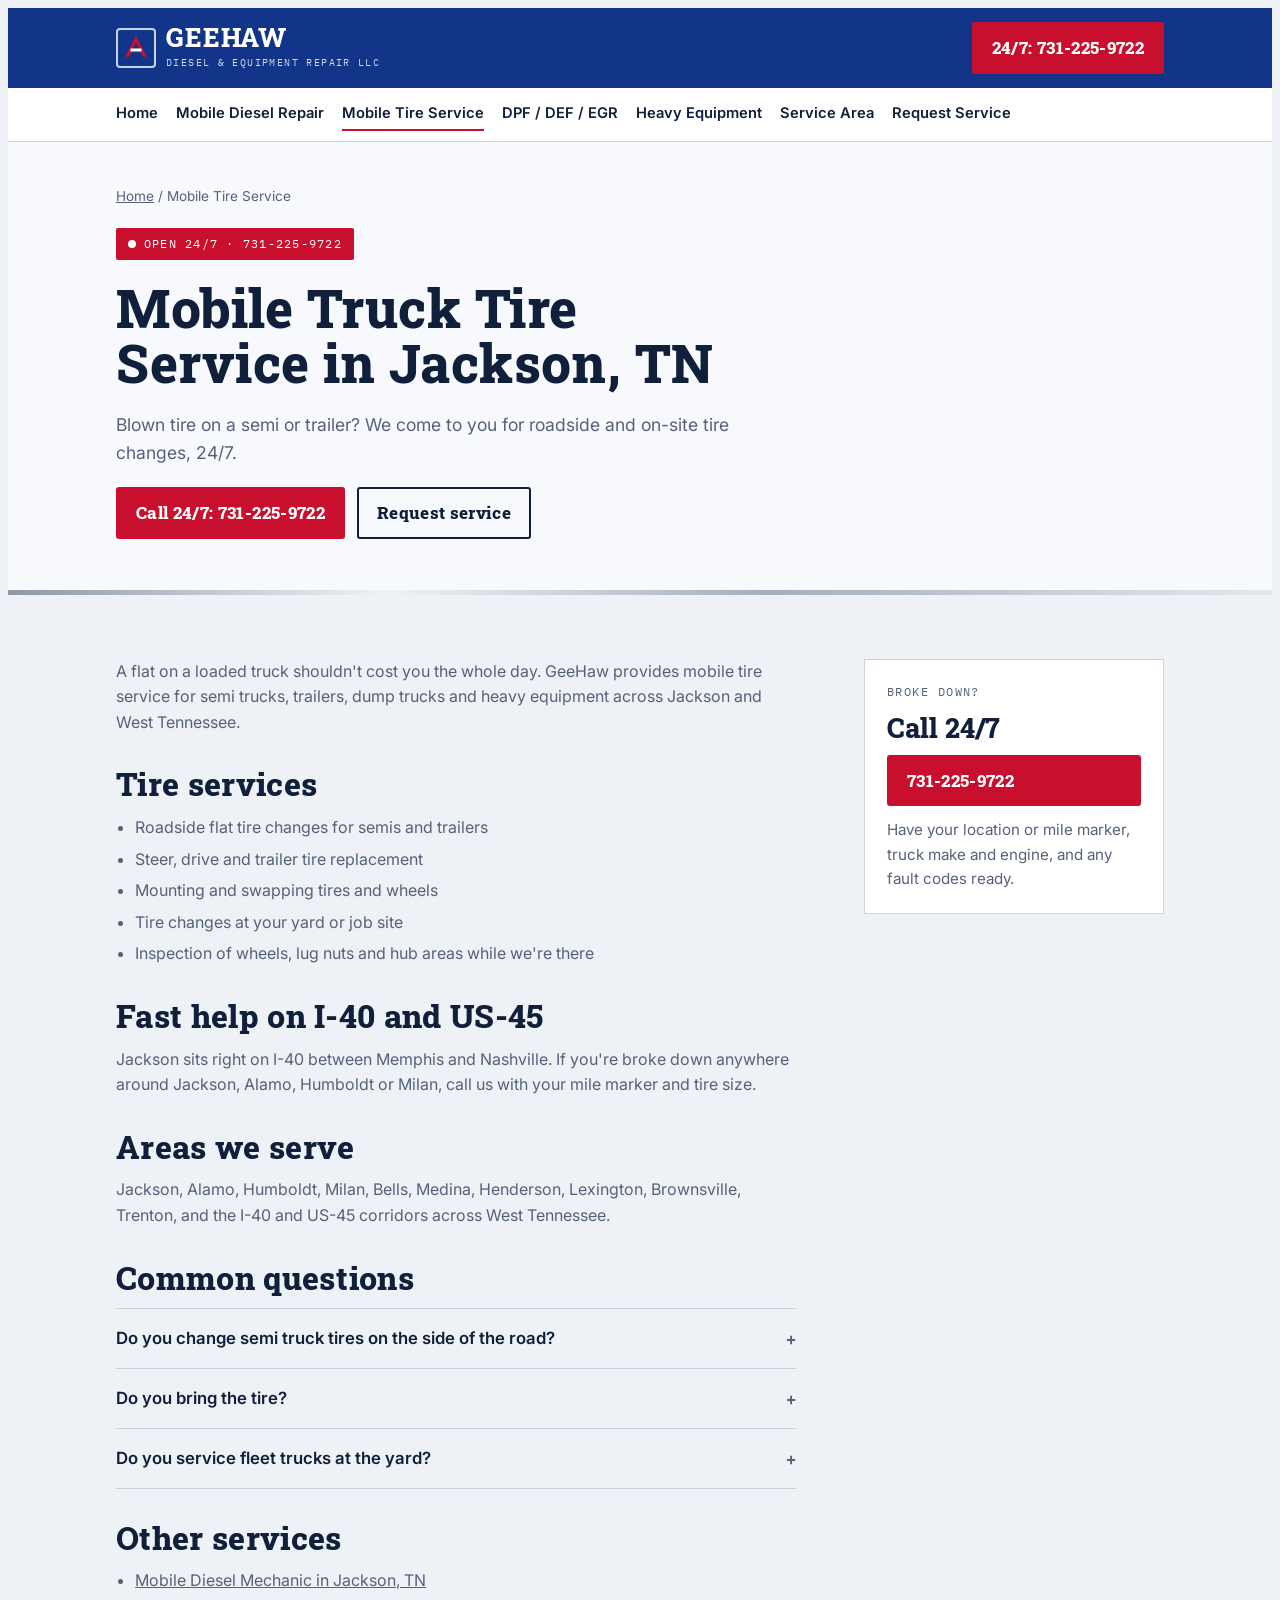
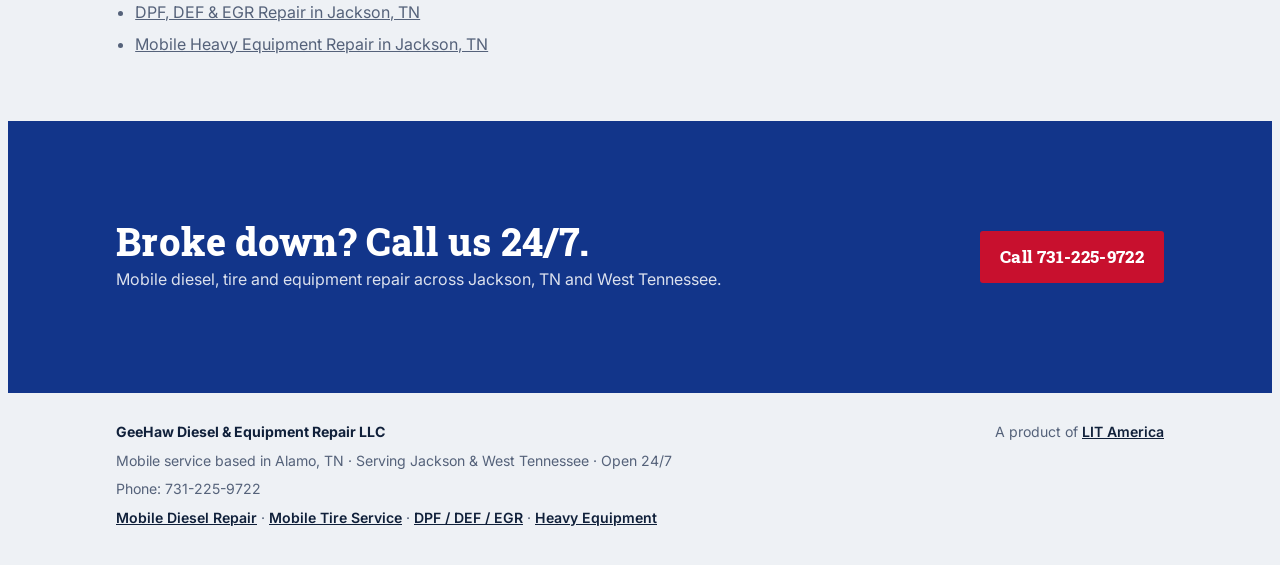
<file: mobile-truck-tire-service-jackson-tn/index.html>
<!doctype html>
<html lang="en">
<head>
<meta charset="utf-8">
<meta name="viewport" content="width=device-width, initial-scale=1, viewport-fit=cover">
<title>Mobile Semi Truck Tire Service in Jackson, TN | 24/7 Roadside Tire Change | GeeHaw</title>
<meta name="description" content="24/7 mobile semi truck and trailer tire service in Jackson, TN. Roadside flat tire changes on I-40 and US-45, on-site tire service for fleets. Call 731-225-9722.">
<link rel="canonical" href="https://www.geehawdiesel.com/mobile-truck-tire-service-jackson-tn/">
<meta property="og:type" content="website">
<meta property="og:title" content="Mobile Semi Truck Tire Service in Jackson, TN | 24/7 Roadside Tire Change | GeeHaw">
<meta property="og:description" content="24/7 mobile semi truck and trailer tire service in Jackson, TN. Roadside flat tire changes on I-40 and US-45, on-site tire service for fleets. Call 731-225-9722.">
<meta property="og:url" content="https://www.geehawdiesel.com/mobile-truck-tire-service-jackson-tn/">
<meta name="geo.region" content="US-TN">
<meta name="geo.placename" content="Jackson, Tennessee">
<link rel="icon" href="data:image/svg+xml,%3Csvg xmlns='http://www.w3.org/2000/svg' viewBox='0 0 40 40'%3E%3Crect width='40' height='40' rx='4' fill='%2312358a'/%3E%3Cpath d='M11 29 L20 11 L29 29' fill='none' stroke='%23c8102e' stroke-width='3.4'/%3E%3Cpath d='M14.5 22 H25.5' stroke='white' stroke-width='3'/%3E%3C/svg%3E">
<link rel="preconnect" href="https://fonts.googleapis.com">
<link rel="stylesheet" href="https://fonts.googleapis.com/css2?family=Roboto+Slab:wght@700;800;900&family=Inter:wght@400;500;600&family=IBM+Plex+Mono:wght@500&display=swap">
<link rel="stylesheet" href="../assets/site.css">

<script type="application/ld+json">{"@context": "https://schema.org", "@type": "AutoRepair", "@id": "https://www.geehawdiesel.com/#business", "name": "GeeHaw Diesel & Equipment Repair LLC", "alternateName": "GeeHaw Diesel", "url": "https://www.geehawdiesel.com/", "telephone": "+1-731-225-9722", "description": "24/7 mobile heavy-duty diesel truck repair, mobile semi truck tire service, DPF/DEF/EGR repair and mobile heavy equipment repair serving Jackson, TN and West Tennessee.", "address": {"@type": "PostalAddress", "addressLocality": "Alamo", "addressRegion": "TN", "addressCountry": "US"}, "areaServed": [{"@type": "City", "name": "Jackson, TN"}, {"@type": "City", "name": "Alamo, TN"}, {"@type": "City", "name": "Humboldt, TN"}, {"@type": "City", "name": "Milan, TN"}, {"@type": "City", "name": "Bells, TN"}, {"@type": "City", "name": "Medina, TN"}, {"@type": "City", "name": "Henderson, TN"}, {"@type": "City", "name": "Lexington, TN"}, {"@type": "City", "name": "Brownsville, TN"}, {"@type": "City", "name": "Trenton, TN"}], "openingHoursSpecification": [{"@type": "OpeningHoursSpecification", "dayOfWeek": ["Monday", "Tuesday", "Wednesday", "Thursday", "Friday", "Saturday", "Sunday"], "opens": "00:00", "closes": "23:59"}], "priceRange": "$$", "hasOfferCatalog": {"@type": "OfferCatalog", "name": "Mobile repair services", "itemListElement": [{"@type": "Offer", "itemOffered": {"@type": "Service", "name": "Mobile Diesel Mechanic in Jackson, TN"}}, {"@type": "Offer", "itemOffered": {"@type": "Service", "name": "Mobile Truck Tire Service in Jackson, TN"}}, {"@type": "Offer", "itemOffered": {"@type": "Service", "name": "DPF, DEF & EGR Repair in Jackson, TN"}}, {"@type": "Offer", "itemOffered": {"@type": "Service", "name": "Mobile Heavy Equipment Repair in Jackson, TN"}}]}}</script>
<script type="application/ld+json">{"@context": "https://schema.org", "@type": "Service", "name": "Mobile Truck Tire Service in Jackson, TN", "serviceType": "Mobile Tire Service", "provider": {"@id": "https://www.geehawdiesel.com/#business"}, "areaServed": [{"@type": "City", "name": "Jackson, TN"}, {"@type": "City", "name": "Alamo, TN"}, {"@type": "City", "name": "Humboldt, TN"}, {"@type": "City", "name": "Milan, TN"}, {"@type": "City", "name": "Bells, TN"}, {"@type": "City", "name": "Medina, TN"}, {"@type": "City", "name": "Henderson, TN"}, {"@type": "City", "name": "Lexington, TN"}, {"@type": "City", "name": "Brownsville, TN"}, {"@type": "City", "name": "Trenton, TN"}], "url": "https://www.geehawdiesel.com/mobile-truck-tire-service-jackson-tn/"}</script>
<script type="application/ld+json">{"@context": "https://schema.org", "@type": "FAQPage", "mainEntity": [{"@type": "Question", "name": "Do you change semi truck tires on the side of the road?", "acceptedAnswer": {"@type": "Answer", "text": "Yes. Roadside tire changes for trucks and trailers are one of our main services, day or night."}}, {"@type": "Question", "name": "Do you bring the tire?", "acceptedAnswer": {"@type": "Answer", "text": "Tell us your tire size when you call. We'll let you know what we can bring and how fast we can get there."}}, {"@type": "Question", "name": "Do you service fleet trucks at the yard?", "acceptedAnswer": {"@type": "Answer", "text": "Yes. We can handle tire changes on site so your trucks don't have to leave the yard."}}]}</script>
<script type="application/ld+json">{"@context": "https://schema.org", "@type": "BreadcrumbList", "itemListElement": [{"@type": "ListItem", "position": 1, "name": "Home", "item": "https://www.geehawdiesel.com/"}, {"@type": "ListItem", "position": 2, "name": "Mobile Tire Service", "item": "https://www.geehawdiesel.com/mobile-truck-tire-service-jackson-tn/"}]}</script>
</head>
<body>
<header class="bar">
  <div class="wrap">
    <a class="mark" href="../" aria-label="GeeHaw Diesel &amp; Equipment Repair home">
      <svg width="40" height="40" viewBox="0 0 40 40" aria-hidden="true">
        <rect x="1" y="1" width="38" height="38" rx="3" fill="none" stroke="var(--chrome)" stroke-width="2"/>
        <path d="M11 29 L20 11 L29 29" fill="none" stroke="var(--accent)" stroke-width="3.2" stroke-linejoin="miter"/>
        <path d="M14.5 22 H25.5" stroke="var(--steel-fg)" stroke-width="3"/>
      </svg>
      <span><b>GEEHAW</b><small>DIESEL &amp; EQUIPMENT REPAIR LLC</small></span>
    </a>
    <a class="btn" href="tel:+17312259722">24/7: 731-225-9722</a>
  </div>
</header>
<nav class="subnav" aria-label="Main">
  <div class="wrap">
    <a href="../">Home</a>
    <a href="../mobile-diesel-mechanic-jackson-tn/">Mobile Diesel Repair</a>
    <a href="../mobile-truck-tire-service-jackson-tn/" aria-current="page">Mobile Tire Service</a>
    <a href="../dpf-def-egr-repair-jackson-tn/">DPF / DEF / EGR</a>
    <a href="../heavy-equipment-repair-jackson-tn/">Heavy Equipment</a>
    <a href="../#area">Service Area</a>
    <a href="../#request">Request Service</a>
  </div>
</nav>
<main>
<section class="hero" style="padding:0">
  <div class="wrap">
    <nav class="crumbs" aria-label="Breadcrumb"><a href="../">Home</a> / Mobile Tire Service</nav>
    <span class="badge"><i></i> Open 24/7 · 731-225-9722</span>
    <h1>Mobile Truck Tire Service in Jackson, TN</h1>
    <p class="lead">Blown tire on a semi or trailer? We come to you for roadside and on-site tire changes, 24/7.</p>
    <div class="ctas"><a class="btn" href="tel:+17312259722">Call 24/7: 731-225-9722</a><a class="btn ghost" href="../#request">Request service</a></div>
  </div>
</section>
<section>
  <div class="wrap layout">
    <article class="prose">
      <p>A flat on a loaded truck shouldn't cost you the whole day. GeeHaw provides mobile tire service for semi trucks, trailers, dump trucks and heavy equipment across Jackson and West Tennessee.</p><h2>Tire services</h2><ul><li>Roadside flat tire changes for semis and trailers</li><li>Steer, drive and trailer tire replacement</li><li>Mounting and swapping tires and wheels</li><li>Tire changes at your yard or job site</li><li>Inspection of wheels, lug nuts and hub areas while we&#x27;re there</li></ul><h2>Fast help on I-40 and US-45</h2><p>Jackson sits right on I-40 between Memphis and Nashville. If you're broke down anywhere around Jackson, Alamo, Humboldt or Milan, call us with your mile marker and tire size.</p>
      <h2>Areas we serve</h2>
      <p>Jackson, Alamo, Humboldt, Milan, Bells, Medina, Henderson, Lexington, Brownsville, Trenton, and the I-40 and US-45 corridors across West Tennessee.</p>
      <h2>Common questions</h2>
      <div class="faq"><details><summary>Do you change semi truck tires on the side of the road?</summary><p>Yes. Roadside tire changes for trucks and trailers are one of our main services, day or night.</p></details><details><summary>Do you bring the tire?</summary><p>Tell us your tire size when you call. We&#x27;ll let you know what we can bring and how fast we can get there.</p></details><details><summary>Do you service fleet trucks at the yard?</summary><p>Yes. We can handle tire changes on site so your trucks don&#x27;t have to leave the yard.</p></details></div>
      <h2>Other services</h2>
      <ul><li><a href="../mobile-diesel-mechanic-jackson-tn/">Mobile Diesel Mechanic in Jackson, TN</a></li><li><a href="../dpf-def-egr-repair-jackson-tn/">DPF, DEF & EGR Repair in Jackson, TN</a></li><li><a href="../heavy-equipment-repair-jackson-tn/">Mobile Heavy Equipment Repair in Jackson, TN</a></li></ul>
    </article>
    <aside class="side">
      <span class="tag">Broke down?</span>
      <span class="big">Call 24/7</span>
      <a class="btn" href="tel:+17312259722">731-225-9722</a>
      <p>Have your location or mile marker, truck make and engine, and any fault codes ready.</p>
    </aside>
  </div>
</section>
</main>
<section class="cta">
  <div class="wrap">
    <div><h2>Broke down? Call us 24/7.</h2><p>Mobile diesel, tire and equipment repair across Jackson, TN and West Tennessee.</p></div>
    <a class="btn" href="tel:+17312259722">Call 731-225-9722</a>
  </div>
</section>
<footer>
  <div class="wrap">
    <div style="display:grid;gap:6px">
      <strong style="color:var(--ink)">GeeHaw Diesel &amp; Equipment Repair LLC</strong>
      <span>Mobile service based in Alamo, TN · Serving Jackson &amp; West Tennessee · Open 24/7</span>
      <span>Phone: 731-225-9722</span>
      <span><a href="../mobile-diesel-mechanic-jackson-tn/">Mobile Diesel Repair</a> · <a href="../mobile-truck-tire-service-jackson-tn/">Mobile Tire Service</a> · <a href="../dpf-def-egr-repair-jackson-tn/">DPF / DEF / EGR</a> · <a href="../heavy-equipment-repair-jackson-tn/">Heavy Equipment</a></span>
    </div>
    <span>A product of <a href="https://www.litamerica.net" target="_blank" rel="noopener">LIT America</a></span>
  </div>
</footer>
<div class="callfab"><a class="btn" href="tel:+17312259722">Call 24/7: 731-225-9722</a></div>

</body>
</html>
</file>
<file: assets/site.css>
/* Layout: light, calm hero; colored top bar and work-order band; blue & chrome (light only, by choice) */
:root{ /* Blue & Chrome */
  --bg:#eef1f5;--panel:#ffffff;--ink:#10203a;--muted:#55627a;--line:#cbd2dc;
  --accent:#c8102e;--accent-ink:#ffffff;--steel:#12358a;--steel-fg:#ffffff;--chrome:#c9d3df;
  --hero-bg:#f7f9fc;--hero-fg:#10203a;--hero-accent:#12358a;
  --trim:linear-gradient(90deg,#8d99a8,#eef2f6 30%,#a3afbd 60%,#e3e8ee);
  --display:"Roboto Slab",Rockwell,Georgia,serif;--dw:800;
  --body:"Inter",system-ui,-apple-system,"Segoe UI",sans-serif;
  --mono:"IBM Plex Mono",ui-monospace,Menlo,Consolas,monospace;
  color-scheme:light;
}

*{box-sizing:border-box}
body{background:var(--bg);color:var(--ink);font-family:var(--body);font-size:16px;line-height:1.6}
.wrap{max-width:1080px;margin:0 auto;padding-left:max(16px,env(safe-area-inset-left,0px));padding-right:max(16px,env(safe-area-inset-right,0px))}
h1,h2,h3{font-family:var(--display);line-height:1.05;text-wrap:balance;margin:0;letter-spacing:.01em}
h2{font-size:clamp(1.9rem,4.5vw,2.8rem);font-weight:800}
h3{font-size:1.2rem;font-weight:700}
p{margin:0}
a{color:inherit}
:focus-visible{outline:3px solid var(--accent);outline-offset:3px}
.tag{font-family:var(--mono);font-size:.75rem;letter-spacing:.12em;text-transform:uppercase;color:var(--muted)}

/* top bar */
.bar{background:var(--steel);color:var(--steel-fg)}
.bar .wrap{display:flex;align-items:center;justify-content:space-between;gap:16px;padding-block:14px;flex-wrap:wrap}
.mark{display:flex;align-items:center;gap:10px;text-decoration:none}
.mark svg{flex:none}
.mark b{font-family:var(--display);font-weight:900;font-size:1.6rem;letter-spacing:.04em;line-height:1}
.mark small{display:block;font-family:var(--mono);font-size:.62rem;letter-spacing:.14em;opacity:.8}
.btn{display:inline-flex;align-items:center;gap:8px;background:var(--accent);color:var(--accent-ink);font-family:var(--display);font-weight:700;font-size:1.08rem;letter-spacing:.02em;text-decoration:none;padding:12px 20px;border:0;border-radius:3px;cursor:pointer}
.btn:hover{filter:brightness(1.06)}
.btn.ghost{background:transparent;color:inherit;box-shadow:inset 0 0 0 2px currentColor}

/* hero */
.hero{background:var(--hero-bg);color:var(--hero-fg);position:relative}
.hero::after{content:"";position:absolute;left:0;right:0;bottom:0;height:5px;background:var(--trim)}
.hero .wrap{padding-block:44px 56px;display:grid;gap:20px}
.hero h1{font-size:clamp(2rem,5.2vw,3.3rem)}
.hero h1 span{color:var(--hero-accent)}
.hero p.lead{max-width:56ch;font-size:1.1rem;color:var(--muted)}
.hero .ctas{display:flex;gap:12px;flex-wrap:wrap}
.hero .num{font-family:var(--mono);font-size:1rem;opacity:.85}
.facts{display:flex;flex-wrap:wrap;gap:8px 22px;font-family:var(--mono);font-size:.82rem;letter-spacing:.06em;text-transform:uppercase;opacity:.85;list-style:none;margin:0;padding:0}
.facts li::before{content:"■ ";color:var(--hero-accent)}

section{padding-block:64px}
.head{display:grid;gap:10px;margin-bottom:32px}
.head p{max-width:60ch;color:var(--muted)}

/* services as work-order lines */
.svc{display:grid;grid-template-columns:repeat(auto-fit,minmax(min(100%,300px),1fr));border-top:2px solid var(--ink)}
.svc article{padding:22px 20px 24px 0;border-bottom:1px solid var(--line);display:grid;gap:8px;grid-template-columns:auto 1fr;column-gap:14px;align-content:start;min-width:0}
.svc .code{font-family:var(--mono);font-size:.78rem;color:var(--muted);padding-top:3px}
.svc h3,.svc p{grid-column:2}
.svc p{color:var(--muted);font-size:.96rem}

/* engines */
.engines{background:var(--panel);border-block:1px solid var(--line)}
.eng{display:grid;grid-template-columns:repeat(auto-fit,minmax(min(100%,220px),1fr));gap:2px;background:var(--line);border:1px solid var(--line)}
.eng div{background:var(--panel);padding:20px;display:grid;gap:4px}
.eng b{font-family:var(--display);font-size:1.6rem;font-weight:800;line-height:1.1}
.eng span{font-family:var(--mono);font-size:.8rem;color:var(--muted)}
.note{margin-top:16px;font-size:.9rem;color:var(--muted)}

/* area + about */
.two{display:grid;grid-template-columns:repeat(auto-fit,minmax(min(100%,420px),1fr));gap:48px}
.two > *{min-width:0}
.towns{display:flex;flex-wrap:wrap;gap:8px;list-style:none;padding:0;margin:20px 0 0}
.towns li{font-family:var(--mono);font-size:.85rem;padding:6px 12px;border:1px solid var(--line);border-radius:2px}
.towns li.home{background:var(--ink);color:var(--bg);border-color:var(--ink)}
.about p+p{margin-top:12px}
.about p{color:var(--muted)}

/* form */
.order{background:var(--steel);color:var(--steel-fg)}
.order .head p{color:inherit;opacity:.8}
form{display:grid;grid-template-columns:repeat(auto-fit,minmax(min(100%,260px),1fr));gap:18px 22px;max-width:860px}
label{display:grid;gap:6px;font-family:var(--mono);font-size:.75rem;letter-spacing:.1em;text-transform:uppercase}
input,select,textarea{font:inherit;font-family:var(--body);font-size:1rem;letter-spacing:0;text-transform:none;padding:12px;border:0;border-bottom:2px solid var(--steel-fg);background:rgba(255,255,255,.07);color:var(--steel-fg);border-radius:2px 2px 0 0}
select option{color:#1c2228}
textarea{min-height:110px;resize:vertical}
.full{grid-column:1/-1}
.msg{grid-column:1/-1;font-size:.95rem;padding:12px 14px;border-left:4px solid var(--accent);background:rgba(255,255,255,.06)}

footer{padding-block:28px;font-size:.88rem;color:var(--muted)}
footer .wrap{display:flex;flex-wrap:wrap;justify-content:space-between;gap:12px}
footer a{color:var(--ink);font-weight:600}

/* sticky call button on phones */
.callfab{display:none}
@media (max-width:640px){
  .callfab{display:flex;position:fixed;left:0;right:0;bottom:0;z-index:20;justify-content:center;
    padding:10px max(16px,env(safe-area-inset-right,0px)) calc(10px + env(safe-area-inset-bottom,0px)) max(16px,env(safe-area-inset-left,0px));background:var(--steel)}
  .callfab .btn{width:100%;justify-content:center}
  footer{padding-bottom:96px}
  .bar .btn{display:none}
}
@media (prefers-reduced-motion:reduce){*{transition:none!important}}
h1,h2,h3,.eng b,.mark b,.btn{font-weight:var(--dw)}

.subnav{background:var(--panel);border-bottom:1px solid var(--line)}
.subnav .wrap{display:flex;gap:4px 18px;padding-block:10px;overflow-x:auto;white-space:nowrap;scrollbar-width:none}
.subnav a{text-decoration:none;font-size:.92rem;font-weight:600;color:var(--ink);padding:4px 0;border-bottom:2px solid transparent}
.subnav a:hover,.subnav a[aria-current="page"]{border-bottom-color:var(--accent)}
.badge{display:inline-flex;align-items:center;gap:8px;width:fit-content;font-family:var(--mono);font-size:.78rem;letter-spacing:.1em;text-transform:uppercase;padding:6px 12px;border-radius:2px;background:var(--accent);color:var(--accent-ink)}
.badge i{width:8px;height:8px;border-radius:50%;background:currentColor;font-style:normal}
.crumbs{font-size:.85rem;color:var(--muted)}
.crumbs a{color:var(--muted)}
.prose{max-width:68ch;display:grid;gap:14px}
.prose h2{font-size:clamp(1.5rem,3.4vw,2rem);margin-top:18px}
.prose ul{margin:0;padding-left:1.2em;display:grid;gap:6px}
.prose p,.prose li{color:var(--muted)}
.prose strong{color:var(--ink)}
.layout{display:grid;grid-template-columns:minmax(0,1fr) 300px;gap:48px;align-items:start}
@media (max-width:860px){.layout{grid-template-columns:1fr}}
.side{position:sticky;top:20px;background:var(--panel);border:1px solid var(--line);padding:22px;display:grid;gap:12px}
.side .big{font-family:var(--display);font-weight:var(--dw);font-size:1.7rem;line-height:1.1}
.side p{color:var(--muted);font-size:.95rem}
.faq{display:grid;gap:0;border-top:1px solid var(--line);max-width:820px}
.faq details{border-bottom:1px solid var(--line);padding:16px 0}
.faq summary{cursor:pointer;font-weight:600;font-size:1.05rem;list-style:none;display:flex;justify-content:space-between;gap:16px}
.faq summary::after{content:"+";font-family:var(--mono);color:var(--muted)}
.faq details[open] summary::after{content:"–"}
.faq details p{margin-top:10px;color:var(--muted);max-width:68ch}
.svc a.more{grid-column:2;font-size:.9rem;font-weight:600;color:var(--ink)}
.now{display:flex!important;align-items:center;gap:10px;text-transform:none;font-family:var(--body);font-size:1rem;letter-spacing:0}
.now input{width:22px;height:22px;accent-color:var(--accent);padding:0}
.hp{position:absolute!important;left:-9999px;width:1px;height:1px;overflow:hidden}
.msg.ok{border-left-color:#2f8a4e}
.cta{background:var(--steel);color:var(--steel-fg)}
.cta .wrap{display:flex;flex-wrap:wrap;align-items:center;justify-content:space-between;gap:20px;padding-block:36px}
.cta h2{font-size:clamp(1.6rem,4vw,2.4rem)}
.cta p{opacity:.85;margin-top:6px}
</file>
